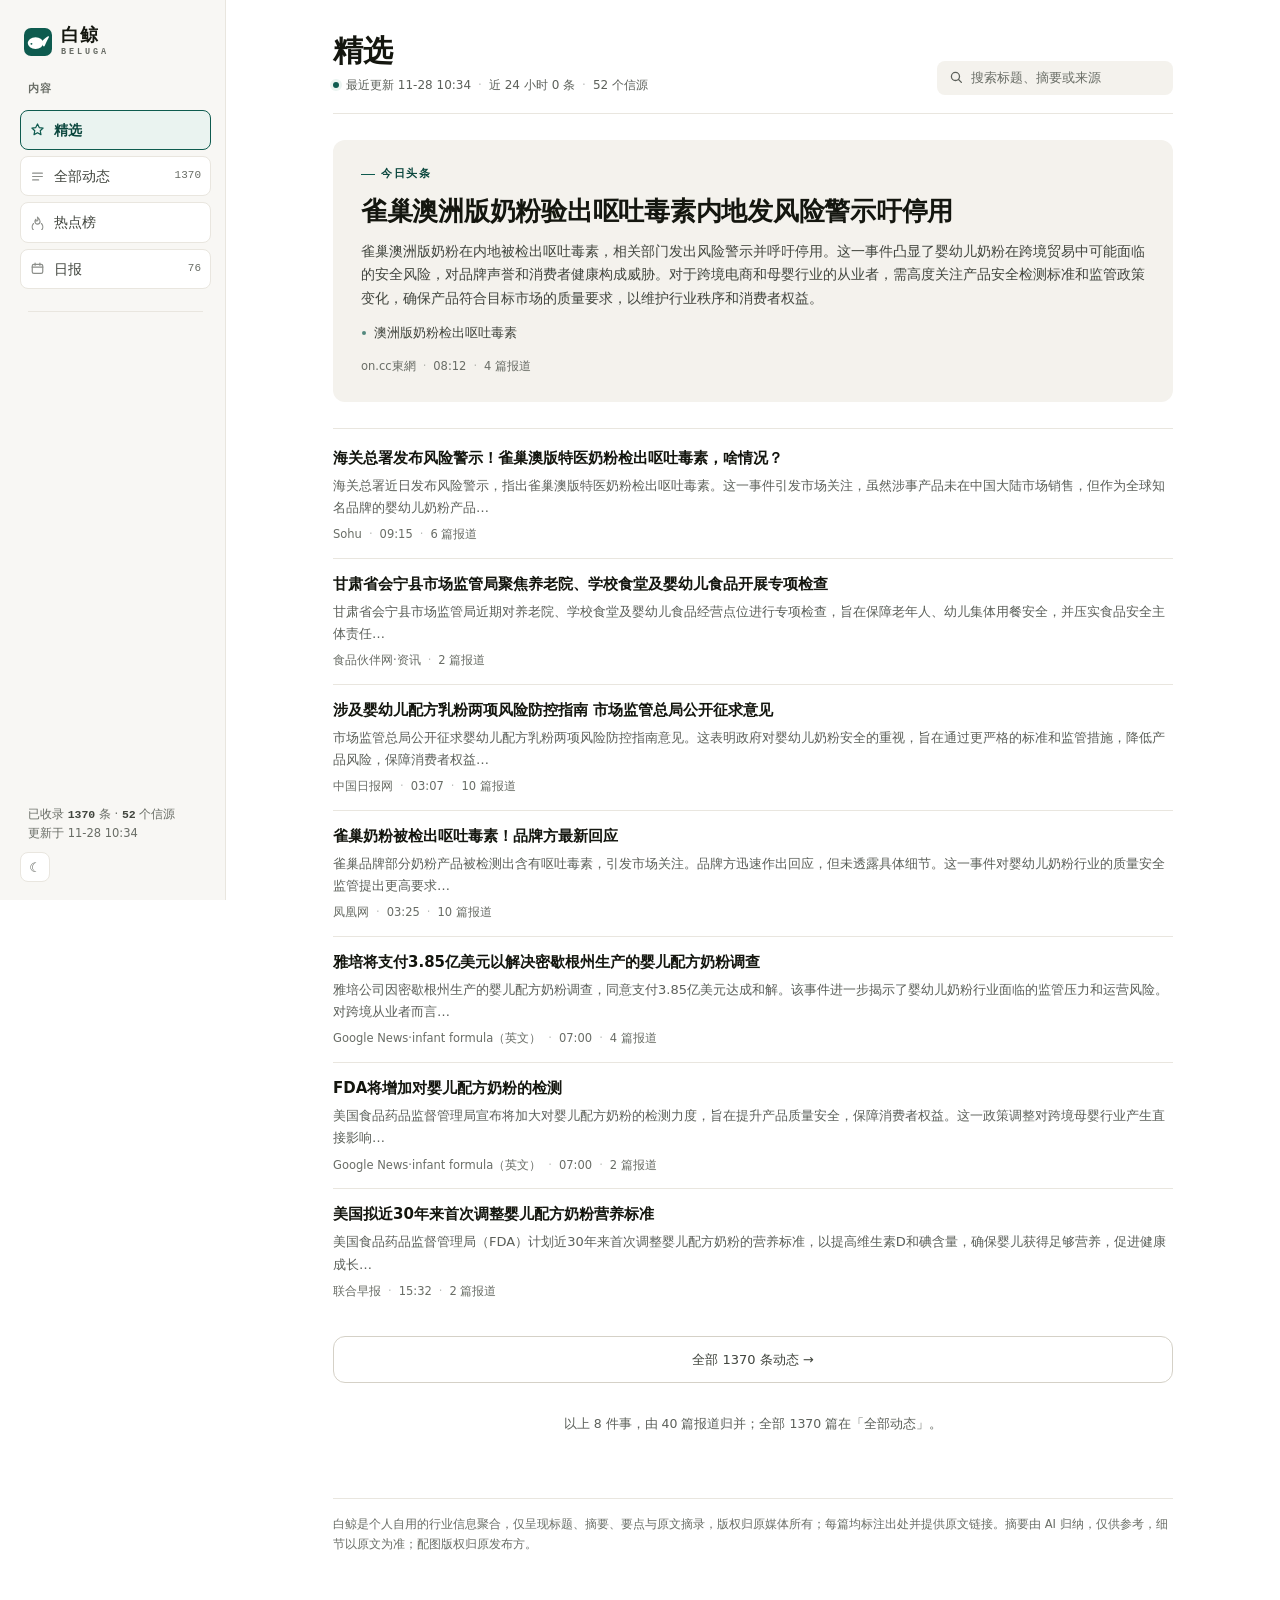
<file: index.html>
<!DOCTYPE html>
<html lang="zh-CN">
<head>
<meta charset="utf-8">
<meta name="viewport" content="width=device-width, initial-scale=1">
<!-- 个人聚合站，不希望被搜索引擎收录 -->
<meta name="robots" content="noindex, nofollow">
<meta name="color-scheme" content="light dark">
<meta name="description" content="跨境母婴与婴幼儿配方奶粉的行业情报雷达：监管通告、品牌动态、质量召回、供应链与跨境电商政策，每 4 小时自动更新。">
<title>白鲸 · 跨境母婴奶粉情报</title>
<link rel="icon" href="assets/favicon.svg" type="image/svg+xml">
<script>
/* 深色模式必须在样式计算之前定下来。app.js 在 body 末尾才执行，
   放那里会让暗色用户每次刷新都先看一帧白屏。 */
try {
  if (localStorage.getItem("milkradar-theme") === "dark") {
    document.documentElement.dataset.theme = "dark";
  }
} catch (e) {}
</script>
<link rel="stylesheet" href="assets/style.css">
</head>
<body>

<div class="shell">

  <!-- ==================== 左侧竖栏 ==================== -->
  <aside class="rail" id="rail">
    <a class="brand" href="./">
      <img class="mark" src="assets/logo.svg" alt="" width="28" height="28">
      <span class="brand-text">
        <span class="brand-cn">白鲸</span>
        <span class="brand-en">BELUGA</span>
      </span>
      <span class="brand-sub">跨境母婴 · 奶粉情报</span>
    </a>

    <!-- 手机报头右侧的深浅色开关。桌面端靠侧栏底部那个 #theme-btn，
         这个按钮在宽屏下 display:none，只有 ≤860px 才出现。 -->
    <button class="icon-btn theme-float" type="button" data-theme-toggle aria-label="切换深浅色" title="切换深浅色">☾</button>

    <div class="rail-group rail-nav">
      <div class="rail-label">内容</div>
      <button class="nav-item" type="button" data-view="pick">
        <svg viewBox="0 0 20 20" fill="none" stroke="currentColor" stroke-width="1.6" stroke-linejoin="round"><path d="M10 2.6 12.3 7.4l5.2.66-3.85 3.6.99 5.14L10 14.28l-4.64 2.52.99-5.14L2.5 8.06l5.2-.66Z"/></svg>
        精选
        <span class="n" id="n-pick"></span>
      </button>
      <button class="nav-item" type="button" data-view="all">
        <svg viewBox="0 0 20 20" fill="none" stroke="currentColor" stroke-width="1.6" stroke-linecap="round"><path d="M3.5 5.5h13M3.5 10h13M3.5 14.5h8"/></svg>
        全部动态
        <span class="n" id="n-all"></span>
      </button>
      <button class="nav-item" type="button" data-view="hot">
        <svg viewBox="0 0 20 20" fill="none" stroke="currentColor" stroke-width="1.6" stroke-linecap="round" stroke-linejoin="round"><path d="M10 2.8s3.4 3 3.4 6a3.4 3.4 0 0 1-6.8 0c0-1.2.5-2.2 1.1-3 0 1.4.7 2.2 1.5 2.2.9 0 1.4-.8 1.4-2 0-1.2-.6-2.4-.6-3.2Z"/><path d="M4.6 11.4a7 7 0 1 0 10.8 0"/></svg>
        热点榜
        <span class="n" id="n-hot"></span>
      </button>
      <button class="nav-item" type="button" data-view="daily">
        <svg viewBox="0 0 20 20" fill="none" stroke="currentColor" stroke-width="1.6" stroke-linecap="round" stroke-linejoin="round"><rect x="3" y="4.4" width="14" height="12.2" rx="2.2"/><path d="M3 8.2h14M6.8 2.9v2.9M13.2 2.9v2.9"/></svg>
        日报
        <span class="n" id="n-daily"></span>
      </button>
    </div>

    <div class="rail-sep"></div>

    <div class="rail-group" id="rail-cats">
      <div class="rail-label">分类</div>
      <div class="cat-list" id="cats"></div>
    </div>

    <div class="rail-foot">
      <div class="rail-stat" id="rail-stat"></div>
      <button class="icon-btn" id="theme-btn" type="button" data-theme-toggle aria-label="切换深浅色" title="切换深浅色">☾</button>
    </div>
  </aside>

  <!-- ==================== 内容区 ==================== -->
  <main class="main">
    <div class="inner">

      <!-- 第一层 · 状态：这一屏是什么时候的、有多少东西 -->
      <header class="hd">
        <div class="hd-main">
          <h1 class="h1" id="page-title">精选</h1>
          <p class="hd-s" id="live"></p>
        </div>
        <label class="searchbox">
          <svg viewBox="0 0 20 20" fill="none" stroke="currentColor" stroke-width="1.7" aria-hidden="true">
            <circle cx="8.6" cy="8.6" r="5.4"/><path d="M12.7 12.7 16.5 16.5" stroke-linecap="round"/>
          </svg>
          <input id="search" type="search" placeholder="搜索标题、摘要或来源" autocomplete="off" spellcheck="false" aria-label="搜索资讯">
        </label>
        <!-- 手机上搜索框默认收起，藏在这枚按钮后面：搜索是低频动作，
             常驻一整行会白白吃掉首屏四十多像素 -->
        <button class="search-mini" type="button" id="search-mini" aria-label="搜索" aria-expanded="false">
          <svg viewBox="0 0 20 20" fill="none" stroke="currentColor" stroke-width="1.7" aria-hidden="true">
            <circle cx="8.6" cy="8.6" r="5.4"/><path d="M12.7 12.7 16.5 16.5" stroke-linecap="round"/>
          </svg>
        </button>
      </header>

      <!-- 第二层 · 判断：一个头条 + 四条要闻（仅精选页） -->
      <div class="board" id="board" hidden></div>

      <!-- 分类筛选：只在「全部动态」出现。手机上侧栏收成顶栏、分类行让位给它，
           所以这一行在窄屏是唯一的筛选入口；桌面和侧栏共用同一份 state.tag，
           点哪边都同步。 -->
      <div class="filters" id="filters" hidden></div>

      <!-- 第三层 · 记录：时间脊 + 条目 -->
      <div id="view" aria-live="polite"></div>

      <p id="status" class="status">正在读取数据…</p>
      <button id="more-btn" class="more-btn" type="button" hidden>加载更多</button>

      <footer class="site-footer">
        <p>白鲸是个人自用的行业信息聚合，仅呈现标题、摘要、要点与原文摘录，版权归原媒体所有；每篇均标注出处并提供原文链接。摘要由 AI 归纳，仅供参考，细节以原文为准；配图版权归原发布方。</p>
      </footer>

    </div>
  </main>
</div>

<script src="assets/feed-data.js"></script>
<script src="assets/app.js"></script>
</body>
</html>
</file>
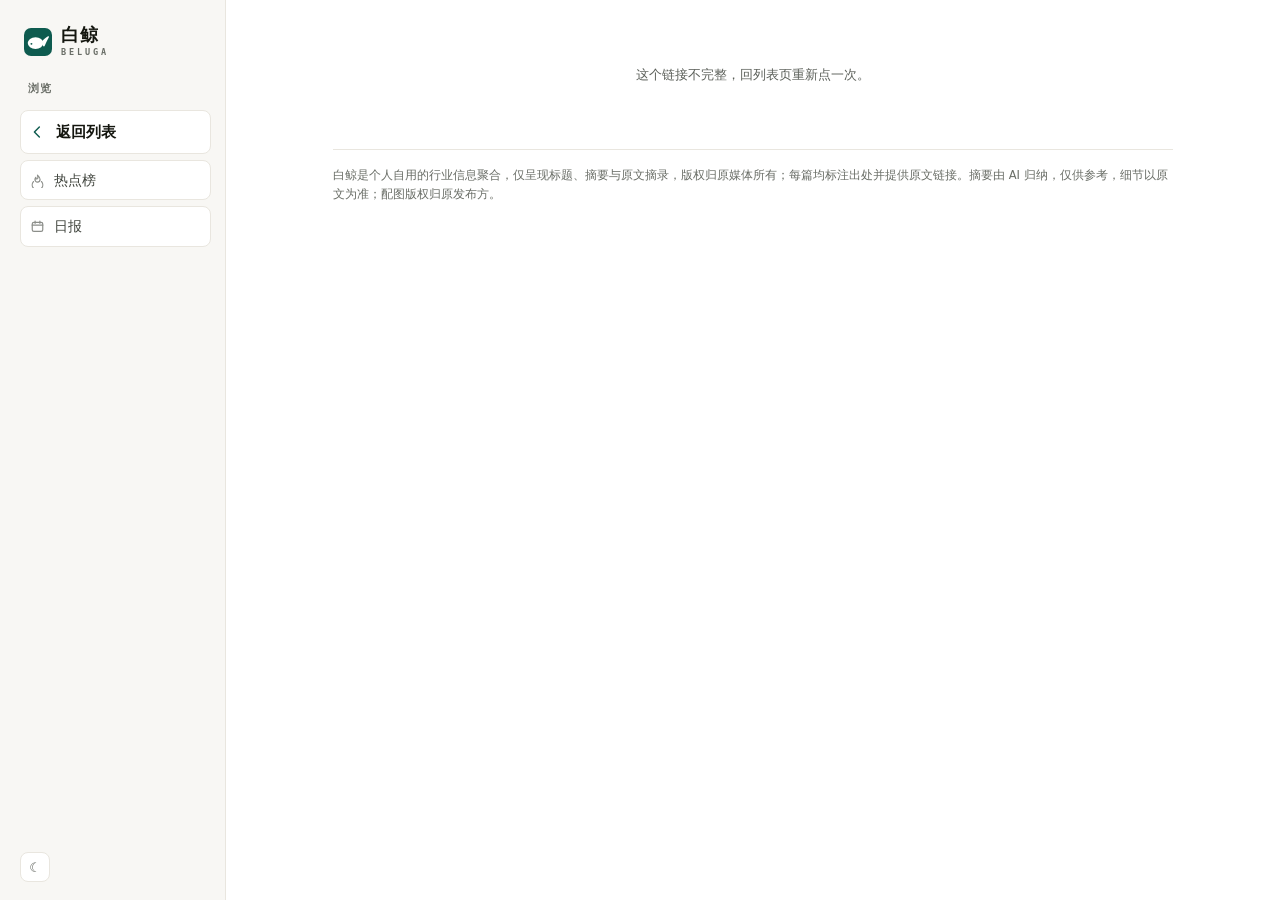
<file: article.html>
<!DOCTYPE html>
<html lang="zh-CN">
<head>
<meta charset="utf-8">
<meta name="viewport" content="width=device-width, initial-scale=1">
<meta name="robots" content="noindex, nofollow">
<meta name="color-scheme" content="light dark">
<title>白鲸 · 跨境母婴奶粉情报</title>
<link rel="icon" href="assets/favicon.svg" type="image/svg+xml">
<script>
/* 深色模式必须在样式计算之前定下来。app.js 在 body 末尾才执行，
   放那里会让暗色用户每次刷新都先看一帧白屏。 */
try {
  if (localStorage.getItem("milkradar-theme") === "dark") {
    document.documentElement.dataset.theme = "dark";
  }
} catch (e) {}
</script>
<link rel="stylesheet" href="assets/style.css">
</head>
<body>

<div class="shell">

  <aside class="rail">
    <a class="brand" href="./">
      <img class="mark" src="assets/logo.svg" alt="" width="27" height="27">
      <span class="brand-text">
        <span class="brand-cn">白鲸</span>
        <span class="brand-en">BELUGA</span>
      </span>
      <span class="brand-sub">跨境母婴 · 奶粉情报</span>
    </a>

    <!-- 手机报头右侧的深浅色开关（宽屏下隐藏，桌面用侧栏底部那个） -->
    <button class="icon-btn theme-float" type="button" data-theme-toggle aria-label="切换深浅色" title="切换深浅色">☾</button>

    <div class="rail-group rail-nav">
      <div class="rail-label">浏览</div>
      <a class="nav-item nav-back" href="./">
        <svg viewBox="0 0 20 20" fill="none" stroke="currentColor" stroke-width="1.6" stroke-linecap="round" stroke-linejoin="round"><path d="M11.5 4.5 6 10l5.5 5.5"/></svg>
        返回列表
      </a>
      <a class="nav-item" href="./?view=hot">
        <svg viewBox="0 0 20 20" fill="none" stroke="currentColor" stroke-width="1.6" stroke-linecap="round" stroke-linejoin="round"><path d="M10 2.8s3.4 3 3.4 6a3.4 3.4 0 0 1-6.8 0c0-1.2.5-2.2 1.1-3 0 1.4.7 2.2 1.5 2.2.9 0 1.4-.8 1.4-2 0-1.2-.6-2.4-.6-3.2Z"/><path d="M4.6 11.4a7 7 0 1 0 10.8 0"/></svg>
        热点榜
      </a>
      <a class="nav-item" href="./?view=daily">
        <svg viewBox="0 0 20 20" fill="none" stroke="currentColor" stroke-width="1.6" stroke-linecap="round" stroke-linejoin="round"><rect x="3" y="4.4" width="14" height="12.2" rx="2.2"/><path d="M3 8.2h14M6.8 2.9v2.9M13.2 2.9v2.9"/></svg>
        日报
      </a>
    </div>


    <div class="rail-foot">
      <button class="icon-btn" id="theme-btn" type="button" data-theme-toggle aria-label="切换深浅色" title="切换深浅色">☾</button>
    </div>
  </aside>

  <main class="main">
    <div class="inner">
      <article class="article" id="article" hidden>
        <div class="article-meta" id="a-meta"></div>
        <h1 id="a-title"></h1>
        <p class="article-title-en" id="a-title-en" hidden></p>

        <figure class="hero-img" id="a-hero" hidden>
          <img id="a-hero-img" alt="" referrerpolicy="no-referrer">
          <figcaption id="a-hero-cap"></figcaption>
        </figure>

        <div class="rule"></div>

        <section id="a-ai" hidden>
          <div class="section-label">AI 速览<span class="label-tag" id="a-ai-tag" hidden></span></div>
          <div class="ai-box" id="a-summary"></div>
          <ul class="ai-points" id="a-points" hidden></ul>
        </section>

        <section id="a-body-wrap" hidden>
          <div class="section-label" style="margin-top:26px">原文摘录</div>
          <div class="body-text" id="a-body"></div>
          <p class="body-note" id="a-body-note">以上为原文关键段落摘录，用于快速判断是否值得深读；完整内容请点下方原文按钮。</p>
        </section>

        <section id="a-timeline" hidden>
          <div class="section-label" style="margin-top:26px">事件脉络<span class="label-hint">同一分类的近期进展</span></div>
          <ol class="timeline-list" id="a-timeline-list"></ol>
        </section>

        <section id="a-facts-wrap" hidden>
          <div class="section-label" style="margin-top:26px">原文信息</div>
          <dl class="facts" id="a-facts"></dl>
        </section>

        <div class="rule"></div>

        <div class="origin" id="a-origin-box">
          <div class="origin-text" id="a-origin-text">出处 · 原媒体</div>
          <a class="btn-primary" id="a-origin" href="#" target="_blank" rel="noopener noreferrer">阅读原文 ↗</a>
        </div>
      </article>

      <p id="status" class="status">正在读取文章…</p>

      <section class="extend" id="related" hidden>
        <div class="section-label">相关阅读</div>
        <div id="related-list"></div>
      </section>

      <section class="extend" id="extend" hidden>
        <div class="section-label" id="extend-label">延伸阅读</div>
        <div class="extend-list" id="extend-list"></div>
      </section>

      <footer class="site-footer">
        <p>白鲸是个人自用的行业信息聚合，仅呈现标题、摘要与原文摘录，版权归原媒体所有；每篇均标注出处并提供原文链接。摘要由 AI 归纳，仅供参考，细节以原文为准；配图版权归原发布方。</p>
      </footer>
    </div>
  </main>
</div>

<script src="assets/feed-data.js"></script>
<script src="assets/article.js"></script>
</body>
</html>
</file>
<file: assets/style.css>
/* ============================================================
   白鲸 · BELUGA
   ------------------------------------------------------------
   版式：左侧固定竖栏 + 右侧内容区。内容区自上而下三层——
     状态层（更新时间 / 今日条数 / 信源）
     判断层（一个头条 + 四条要闻，仅精选页）
     记录层（时间脊 + 条目）
   取向：白纸底、无卡片边框、靠留白与字阶做层级，不用阴影堆装饰。
   时间不是装饰，是骨架：左侧 60px 是页边注（日期数字挂在上面，
   每条的时刻挂在每一行），轴心线只提示顺序，同一分钟涌进多条时
   才点一个实心节点——那个点是"事件"，不是圆点阵。
   ============================================================ */

:root {
  --bg: #ffffff;
  --rail: #f8f7f4;
  --surface: #ffffff;
  --surface-2: #f4f2ed;
  --surface-3: #eeece6;
  --ink: #14160f;
  --ink-2: #41453e;
  /* 次级文字也要过 WCAG AA 4.5:1。原来 --muted #83877f 在纸底上只有 3.27、
     --faint #a8aca4 只有 2.06，摘要和时间戳看着"发虚"，是真实的读不清，
     不只是审美问题。这里压深一档，最低 4.72（--faint 在 --surface-2 上）。 */
  --muted: #5c605a;   /* 5.73 : 1 on #f4f2ed */
  --faint: #696d66;   /* 4.72 : 1 on #f4f2ed */
  --line: #e9e6df;
  --line-strong: #d5d1c7;
  --accent: #0e5b4f;
  --accent-ink: #0a463d;
  --accent-soft: #eaf3f0;
  --flag: #b4472f;
  --flag-soft: #fbeeea;
  /* 主题插画的纸底色（与 assets/topic/*.svg 的底色一致），contain 留白靠它衔接 */
  --paper-figure: #f1e8db;

  /* 分类色板：同一明度、同一饱和度区间，逐个看有区分，铺开看是一套。
     用法是「圆点 + 极淡底」，不拿来做大面积填充，否则页面就花了。 */
  --c-brand: #b8873b;      /* 品牌动态 · 琥珀 */
  --c-market: #45597b;     /* 市场数据 · 靛蓝 */
  --c-safety: #b4472f;     /* 质量安全 · 砖红 */
  --c-supply: #6b7c3f;     /* 供应链 · 橄榄 */
  --c-cross: #2f7d7a;      /* 跨境电商 · 青瓷 */
  --c-policy: #6b5b7b;     /* 政策法规 · 紫灰 */
  --c-global: #4a6b8a;     /* 海外动态 · 蓝灰 */
  --c-industry: #7a7f78;   /* 行业动态 · 麻灰 */
  --gold: #b8873b;

  --radius: 12px;
  --radius-sm: 8px;
  --rail-w: 226px;
  /* 840 不是随手挑的：中文摘要 13.5px 时一行约 40 字，超过 40 字眼睛开始漂。
     902px 让每行到了 55 字，读三行就想跳。 */
  --content-w: 840px;
  /* 左侧页边注宽度。日期数字、时刻、轴心线都挂在这一栏里 */
  --gutter: 60px;
  --shadow-sm: 0 1px 2px rgba(20, 22, 15, .05);
  --shadow: 0 1px 2px rgba(20, 22, 15, .05), 0 10px 28px -20px rgba(20, 22, 15, .28);

  --font: "PingFang SC", "Hiragino Sans GB", "Noto Sans SC", "Source Han Sans SC",
    "Microsoft YaHei UI", "Microsoft YaHei", system-ui, -apple-system, "Segoe UI", sans-serif;
  --font-num: ui-monospace, "SF Mono", "JetBrains Mono", Menlo, Consolas, monospace;
}

[data-theme="dark"] {
  --bg: #111413;
  --rail: #141716;
  --surface: #191d1b;
  --surface-2: #1d2220;
  --surface-3: #262b29;
  --ink: #eceee9;
  --ink-2: #c2c6bf;
  --muted: #a3a89f;   /* 7.30 : 1 on #111413，暗底上要更亮才读得清 */
  --faint: #8b908a;   /* 5.44 : 1 on #111413 */
  --line: #2c322f;
  --line-strong: #3f4642;
  --accent: #4fd1b8;
  --accent-ink: #6fe0c9;
  --accent-soft: #16302c;
  --flag: #e0705a;
  --flag-soft: #2e1e1a;
  /* 暗色下统一提亮一档，保持同样的色相识别度 */
  --c-brand: #d9a75f;
  --c-market: #8fa3c2;
  --c-safety: #e0705a;
  --c-supply: #a3b46b;
  --c-cross: #5fb8b2;
  --c-policy: #a294b5;
  --c-global: #7f9cbb;
  --c-industry: #9aa098;
  --gold: #d9a75f;
  --shadow-sm: 0 1px 2px rgba(0, 0, 0, .5);
  --shadow: 0 1px 2px rgba(0, 0, 0, .5), 0 12px 32px -22px rgba(0, 0, 0, .9);
}

* { box-sizing: border-box; }
html { -webkit-text-size-adjust: 100%; scroll-behavior: smooth; }

body {
  margin: 0;
  background: var(--bg);
  color: var(--ink);
  font-family: var(--font);
  font-size: 14px;
  line-height: 1.62;
  -webkit-font-smoothing: antialiased;
}

a { color: inherit; text-decoration: none; }
img, svg { display: block; max-width: 100%; }
button { font: inherit; color: inherit; }
button[hidden], [hidden] { display: none !important; }

::selection { background: var(--accent-soft); }

/* ---------------------------------------------------------- 骨架：左栏 + 内容 */

.shell {
  display: grid;
  grid-template-columns: var(--rail-w) minmax(0, 1fr);
  min-height: 100vh;
}

/* ---------------------------------------------------------- 左栏 */

.rail {
  position: sticky;
  top: 0;
  height: 100vh;
  display: flex;
  flex-direction: column;
  gap: 20px;
  padding: 24px 14px 18px 20px;
  background: var(--rail);
  border-right: 1px solid var(--line);
  overflow-y: auto;
  overscroll-behavior: contain;
}

.rail::-webkit-scrollbar { width: 6px; }
.rail::-webkit-scrollbar-thumb { background: var(--line-strong); border-radius: 3px; }

.brand {
  display: flex;
  align-items: center;
  gap: 9px;
  padding: 2px 4px 2px;
}
.brand .mark { width: 28px; height: 28px; flex: none; }
.brand-text { display: flex; flex-direction: column; line-height: 1.1; min-width: 0; }
/* 中文名用字距 + 字重做区分度，英文名压到极小、字距拉到很大，
   两行一粗一细、一密一疏，比单纯放大字号更像一个标识 */
.brand-cn {
  font-size: 17.5px;
  font-weight: 800;
  letter-spacing: .055em;
  color: var(--ink);
}
.brand-en {
  margin-top: 3px;
  font-size: 8.5px;
  font-weight: 600;
  letter-spacing: .34em;
  text-transform: uppercase;
  color: var(--faint);
  font-family: var(--font-num);
}
/* 只在手机报头上出现的一行定位语，桌面侧栏太窄放不下 */
.brand-sub { display: none; }

.rail-group { display: flex; flex-direction: column; gap: 2px; }
/* 主导航是四个独立的框，挨得太紧会连成一条 */
.rail-nav { gap: 6px; }
/* flex 会盖住 hidden 属性，得显式收一次：精选视图要把"分类"整块藏掉 */
.rail-group[hidden] { display: none; }
.rail-label {
  font-size: 10.5px;
  letter-spacing: .14em;
  color: var(--faint);
  padding: 0 8px 7px;
  font-weight: 600;
  text-transform: uppercase;
}

/* 导航：四个主栏目做成带框的一级入口。
   原来只是四行灰字，跟下面的分类、跟正文里的普通链接长得一模一样，
   读者一眼看不出"这是在四屏之间切"。套上框之后，它是一组主入口，
   分类退成里面的筛选，层级一眼分得开。
   原先那条"左侧 2px 竖条"的选中标记撤掉——有边框之后它是第二套标记。 */
.nav-item {
  position: relative;
  display: flex;
  align-items: center;
  gap: 9px;
  padding: 8px 9px;
  border: 1px solid var(--line);
  border-radius: 8px;
  color: var(--ink-2);
  font-size: 13.8px;
  background: var(--surface);
  cursor: pointer;
  text-align: left;
  width: 100%;
  transition: background .13s, border-color .13s, color .13s;
}
.nav-item svg { width: 15px; height: 15px; flex: none; opacity: .6; }
.nav-item:hover { background: var(--surface-2); border-color: var(--line-strong); color: var(--ink); }
.nav-item[aria-current="true"] {
  background: var(--accent-soft);
  border-color: var(--accent);
  color: var(--accent-ink);
  font-weight: 600;
}
.nav-item[aria-current="true"] svg { opacity: 1; color: var(--accent); }
.nav-item .n {
  margin-left: auto;
  font-size: 11px;
  color: var(--faint);
  font-family: var(--font-num);
}

/* 详情页里的"返回列表"是这一页唯一的主操作，比"热点榜/日报"这类跳转重一档：
   字大一号、加粗、箭头用强调色。读者从列表点进来，最先要能一眼找到退路。 */
.nav-back {
  padding: 9px 8px;
  font-size: 15px;
  font-weight: 600;
  color: var(--ink);
}
.nav-back svg {
  width: 18px;
  height: 18px;
  color: var(--accent);
  opacity: 1;
}
.nav-back:hover { background: var(--surface-3); color: var(--ink); }

.rail-sep { height: 1px; background: var(--line); margin: 2px 8px; }

/* 分类：名字 + 计数 + 一条按占比伸缩的细条。
   八个数字没有共同量纲，读完不知道今天哪类变多；细条把同一个总数画了八次，
   扫一眼就能看出重心。 */
.cat-list { display: flex; flex-direction: column; gap: 3px; }
.cat-item {
  position: relative;
  display: grid;
  grid-template-columns: minmax(0, 1fr) auto;
  align-items: center;
  padding: 5px 8px 6px;
  border-radius: 6px;
  font-size: 13px;
  color: var(--ink-2);
  background: none;
  border: 0;
  cursor: pointer;
  text-align: left;
  width: 100%;
  transition: background .13s, color .13s;
}
.cat-item:hover { background: var(--surface-3); color: var(--ink); }
.cat-item[aria-current="true"] { color: var(--ink); font-weight: 600; background: var(--surface-2); }
.cat-item[aria-current="true"]::before {
  content: "";
  position: absolute;
  left: 0;
  top: 6px;
  bottom: 6px;
  width: 2px;
  border-radius: 2px;
  background: var(--dot, var(--accent));
}

.cat-row { display: flex; align-items: center; gap: 7px; min-width: 0; }
.cat-dot {
  width: 5px;
  height: 5px;
  border-radius: 50%;
  flex: none;
  background: var(--dot, var(--line-strong));
  opacity: .85;
}
.cat-item .n {
  font-size: 11px;
  color: var(--faint);
  font-family: var(--font-num);
  padding-left: 8px;
}
.cat-bar {
  grid-column: 1 / -1;
  height: 2px;
  margin-top: 5px;
  background: var(--surface-3);
  border-radius: 2px;
  overflow: hidden;
}
.cat-bar i {
  display: block;
  height: 100%;
  background: var(--dot, var(--accent));
  opacity: .62;
  border-radius: 2px;
}

/* 每个分类一个色：八条规则比在 JS 里写内联样式更好维护，
   也保证"同一个分类在主列表、侧栏、标签处永远是同一个颜色" */
.cat-item[data-tag="品牌动态"] { --dot: var(--c-brand); }
.cat-item[data-tag="市场数据"] { --dot: var(--c-market); }
.cat-item[data-tag="质量安全"] { --dot: var(--c-safety); }
.cat-item[data-tag="供应链"]   { --dot: var(--c-supply); }
.cat-item[data-tag="跨境电商"] { --dot: var(--c-cross); }
.cat-item[data-tag="政策法规"] { --dot: var(--c-policy); }
.cat-item[data-tag="海外动态"] { --dot: var(--c-global); }
.cat-item[data-tag="行业动态"] { --dot: var(--c-industry); }

.rail-foot { margin-top: auto; display: flex; flex-direction: column; gap: 8px; padding-top: 12px; }
.rail-stat {
  font-size: 11.5px;
  color: var(--faint);
  line-height: 1.7;
  padding: 0 8px;
}
.rail-stat b { color: var(--ink-2); font-weight: 600; font-family: var(--font-num); }

.icon-btn {
  /* 必须自己定位：下面的 ::after 用 inset:-6px 撑热区，
     一旦按钮不是定位元素，伪元素会挂到最近的定位祖先（.rail 是 sticky）
     上，铺满整条侧栏——点导航、点分类、点空白全被它吃掉，变成切深浅色。 */
  position: relative;
  width: 30px;
  height: 30px;
  display: grid;
  place-items: center;
  border-radius: 8px;
  border: 1px solid var(--line);
  background: var(--surface);
  color: var(--muted);
  cursor: pointer;
  font-size: 13px;
  line-height: 1;
}
.icon-btn:hover { color: var(--ink); border-color: var(--line-strong); }

/* 触控热区外扩：视觉一点不变，可点范围变大。
   这几枚按钮本体只有 30–34px，拇指很难按准（HIG 建议 ≥44px），
   用透明伪元素把热区撑出来，布局零影响。 */
.icon-btn::after, .search-mini::after {
  content: "";
  position: absolute;
  inset: -6px;
  border-radius: inherit;
}
/* 分类胶囊在横滑行里彼此只隔 4px，外扩 6px 会互相压住造成误触，只扩 3px */
.cat-item::after {
  content: "";
  position: absolute;
  inset: -3px;
}

/* ---------------------------------------------------------- 内容区 */

.main { min-width: 0; padding: 34px 44px 70px; }
.inner { max-width: var(--content-w); margin: 0 auto; }

/* ---------------------------------------------------------- 第一层 · 状态 */

.hd {
  display: flex;
  align-items: flex-end;
  gap: 20px;
  padding-bottom: 18px;
  border-bottom: 1px solid var(--line);
}
.hd-main { min-width: 0; }
.h1 { margin: 0; font-size: 30px; font-weight: 700; letter-spacing: -.01em; line-height: 1.15; }

/* 页头那行小字。原来这里是"跨境奶粉的每一次变动，都在这里"——
   一句口号占了最贵的位置，却没说任何事实。现在是三个可核对的数据。 */
.hd-s {
  margin: 7px 0 0;
  font-size: 12px;
  color: var(--muted);
  display: flex;
  align-items: center;
  gap: 7px;
  flex-wrap: wrap;
}
.hd-s .d { opacity: .4; }
.hd-s .warn { color: var(--flag); }
/* 这个点是"数据在走"，不是报警。用主色，红色留给真正需要警觉的数字 */
.live {
  width: 6px;
  height: 6px;
  border-radius: 50%;
  background: var(--accent);
  flex: none;
  box-shadow: 0 0 0 3px var(--accent-soft);
}

.searchbox {
  margin-left: auto;
  display: flex;
  align-items: center;
  gap: 7px;
  height: 34px;
  padding: 0 11px;
  width: 236px;
  background: var(--surface-2);
  border: 1px solid transparent;
  border-radius: 8px;
  color: var(--muted);
  flex: none;
}
.searchbox:focus-within { background: var(--surface); border-color: var(--line-strong); }
.searchbox svg { width: 15px; height: 15px; flex: none; }
.searchbox input {
  border: 0;
  outline: 0;
  background: none;
  color: var(--ink);
  font-size: 13px;
  width: 100%;
  min-width: 0;
  padding: 0;
}
.searchbox input::placeholder { color: var(--faint); }

/* 手机上用的搜索开关，桌面端常驻搜索框，这枚按钮不出现 */
.search-mini { display: none; }

/* ---------------------------------------------------------- 第二层 · 判断 */

.board { margin-top: 26px; }

/* 头条是纯排版：不配图。抓来的图里海报和栏目封面太多，一旦挑错，
   最显眼的位置就成了一块跟全站灰绿纸色打架的彩色牌子。
   没有图，标题就得自己扛住版面——所以它比下面所有标题都大一档。 */
.lead {
  background: var(--surface-2);
  border-radius: var(--radius);
  padding: 26px 28px;
}
/* 暗色下纸块和背景只差几个明度，全靠一条顶部内高光把它托起来，
   否则整块会像浮着的灰雾 */
[data-theme="dark"] .lead { box-shadow: inset 0 1px 0 rgba(255, 255, 255, .055); }
.lead-txt { min-width: 0; }

.kick {
  display: flex;
  align-items: center;
  gap: 6px;
  font-family: var(--font-num);
  font-size: 10.5px;
  letter-spacing: .16em;
  color: var(--accent-ink);
  font-weight: 600;
}
.kick::before { content: ""; width: 14px; height: 1px; background: var(--accent); }

.lead h2 {
  margin: 11px 0 0;
  font-size: 26px;
  line-height: 1.38;
  font-weight: 700;
  letter-spacing: -.01em;
}
.lead h2 a:hover { color: var(--accent-ink); }
.lead p { margin: 10px 0 0; font-size: 13.5px; line-height: 1.75; color: var(--ink-2); }
.lead ul {
  margin: 12px 0 0;
  padding: 0;
  list-style: none;
  display: flex;
  flex-direction: column;
  gap: 5px;
}
.lead li {
  position: relative;
  padding-left: 13px;
  font-size: 12.8px;
  line-height: 1.6;
  color: var(--ink-2);
}
.lead li::before {
  content: "";
  position: absolute;
  left: 1px;
  top: 8px;
  width: 4px;
  height: 4px;
  border-radius: 50%;
  background: var(--accent);
  opacity: .7;
}
.lead-f {
  margin-top: 14px;
  font-size: 11.5px;
  color: var(--faint);
  display: flex;
  gap: 7px;
  align-items: center;
  flex-wrap: wrap;
}
.lead-f .d { opacity: .45; }

/* 四条要闻：一行一条，带 01–04 编号。它们比记录层"重"，
   重的方式不是加框，是把字号、留白、行距拉开 */
.briefs { margin: 0; padding: 0; list-style: none; }
.br {
  display: flex;
  align-items: flex-start;
  gap: 14px;
  padding: 13px 2px;
  border-bottom: 1px solid var(--line);
}
.br-x { min-width: 0; flex: 1; }
.br .no {
  width: 20px;
  flex: none;
  font-family: var(--font-num);
  font-size: 11.5px;
  color: var(--faint);
  padding-top: 3px;
}
.br h3 { margin: 0; font-size: 15px; font-weight: 600; line-height: 1.5; }
.br h3 a:hover { color: var(--accent-ink); }
.br .bm {
  margin-top: 4px;
  font-size: 11.5px;
  color: var(--faint);
  display: flex;
  gap: 7px;
  align-items: center;
  flex-wrap: wrap;
}
.br .bm .d { opacity: .45; }
.br .ht {
  margin-left: auto;
  flex: none;
  font-family: var(--font-num);
  font-size: 11.5px;
  color: var(--muted);
  padding-top: 3px;
}

/* 精选页开头那句话：21 篇报道归成 13 件事。
   全站唯一会提"重复"的地方，所以给它一点存在感——左侧一道竖线，
   读起来像编者按，不像又一行统计数字。 */
.pick-sum {
  margin: 0 0 14px;
  padding: 2px 0 2px 12px;
  border-left: 2px solid var(--line-strong);
  font-size: 12.5px;
  line-height: 1.75;
  color: var(--muted);
}

/* 精选的清单：一行一条，不编号也不给热度——它比要闻"轻"，
   要闻是要读的，这里是可以略过的。标题比记录层大一点，
   因为精选里每一条都是挑出来的，不该跟流水账一个字号。 */
.picks { margin-top: 26px; }
/* 不分板块之后，清单直接接在头条下面，靠这条细线断开两段：
   上面是要读的一条，下面是"今天还有这几件"。 */
.picks--flat { border-top: 1px solid var(--line); padding-top: 4px; }
.pick-list { margin: 0; padding: 0; list-style: none; }
.pk { padding: 14px 0; border-bottom: 1px solid var(--line); }
.pk:last-child { border-bottom: 0; }
.pk h3 { margin: 0; font-size: 15px; font-weight: 600; line-height: 1.55; }
.pk h3 a:hover { color: var(--accent-ink); }
/* 一句话摘要：精选能直接读，全部动态那边是标题流水。
   这是两页"点开不一样"的关键，别撤掉。 */
.pk-sum {
  margin: 5px 0 0;
  font-size: 13px;
  line-height: 1.7;
  color: var(--muted);
}
.pk .pm {
  margin-top: 6px;
  font-size: 11.5px;
  color: var(--faint);
  display: flex;
  gap: 7px;
  align-items: center;
  flex-wrap: wrap;
}
.pk .pm .d { opacity: .45; }

/* 精选到这儿就结束了，得有一条明显的路通向完整列表，
   否则读者会以为"精选只有这些"。 */
.to-all {
  display: block;
  width: 100%;
  margin: 22px 0 4px;
  padding: 12px 14px;
  border: 1px solid var(--line-strong);
  border-radius: var(--radius);
  background: none;
  color: var(--ink-2);
  font-family: inherit;
  font-size: 13px;
  cursor: pointer;
  transition: border-color .18s, color .18s;
}
.to-all:hover { border-color: var(--accent); color: var(--accent-ink); }

/* ---------------------------------------------------------- 分类筛选条 */

/* 只在「全部动态」出现。手机上侧栏的分类那一行让它顶掉了，窄屏这一条
   就是唯一的分类入口；桌面和侧栏共用同一个 state.tag，点哪边都同步。 */
.filters {
  display: flex;
  flex-wrap: wrap;
  gap: 6px;
  margin-top: 20px;
}
/* display:flex 会盖掉 hidden 的默认 display:none，必须显式收回 */
.filters[hidden] { display: none; }

.fchip {
  display: inline-flex;
  align-items: center;
  gap: 6px;
  height: 30px;
  /* 内边距和间距各收 1px：这一行能多塞进一个是一个。
     桌面容器 717px 装不下九个，但少掉一个就意味着第二行不至于只剩一项。 */
  padding: 0 11px;
  border-radius: 999px;
  border: 1px solid var(--line);
  background: var(--surface);
  font-size: 12.5px;
  color: var(--ink-2);
  white-space: nowrap;
  -webkit-tap-highlight-color: transparent;
  transition: background .13s, border-color .13s, color .13s;
}
.fchip b {
  font-family: var(--font-num);
  font-size: 10.5px;
  font-weight: 500;
  color: var(--faint);
  font-variant-numeric: tabular-nums;
}
.fchip:hover { border-color: var(--line-strong); color: var(--ink); }
/* 选中态是"反相"而不是加色：一屏只有一枚深色药丸，位置就是"你现在在哪" */
.fchip[aria-current="true"] {
  background: var(--ink);
  border-color: var(--ink);
  color: var(--bg);
}
.fchip[aria-current="true"] b { color: var(--bg); opacity: .55; }

/* ---------------------------------------------------------- 第三层 · 记录 */

/* 章节头：日期数字挂在左侧页边注上。
   原来"10 月 26 日"整串在右边、左栏空着，才出现 74px 的错位；
   现在左栏从上到下没有空白，那 60px 就成了"悬挂缩进"，不再是对不齐。 */
.day {
  display: grid;
  grid-template-columns: var(--gutter) minmax(0, 1fr);
  align-items: end;
  margin: 40px 0 10px;
}
.day:first-child { margin-top: 30px; }

.day-n { text-align: right; padding-right: 15px; line-height: 1; }
.day-n em {
  display: block;
  font-style: normal;
  font-size: 10px;
  letter-spacing: .1em;
  color: var(--faint);
  margin-bottom: 4px;
}
.day-n b {
  font-family: var(--font-num);
  font-size: 25px;
  font-weight: 600;
  letter-spacing: -.03em;
}
.day-t { display: flex; align-items: baseline; gap: 9px; padding: 0 0 3px 18px; min-width: 0; }
.day-t b { font-size: 14.5px; font-weight: 700; letter-spacing: -.01em; }
.day-t span {
  font-size: 11.5px;
  color: var(--faint);
  font-family: var(--font-num);
  white-space: nowrap;
}
/* 细线从文字拉到版心右边缘，章节头才有"章"的感觉 */
.day-t::after {
  content: "";
  flex: 1;
  height: 1px;
  margin-left: 4px;
  align-self: center;
  background: linear-gradient(90deg, var(--line-strong), var(--line) 50%, transparent);
}

/* 每条是一张独立的卡片，卡片之间留 10px：间距靠留白给，不靠分隔线——
   一屏十几条横线，读起来像表格。时间脊的竖线仍然连续，它才是把一天
   串起来的那根轴。 */
.it {
  display: grid;
  grid-template-columns: var(--gutter) minmax(0, 1fr);
  position: relative;
  padding-bottom: 10px;
}
/* 轴心线：一条 1px，只提示顺序。不画每行的空心圆点——
   300 条动态配 300 个点，每个点都没有语义，就只剩噪声 */
.it::before {
  content: "";
  position: absolute;
  left: calc(var(--gutter) - 1px);
  top: 0;
  bottom: 0;
  width: 1px;
  background: var(--line-strong);
  opacity: .5;
}
.it:last-child::before { bottom: auto; height: 46px; }

.it-t {
  position: relative;
  text-align: right;
  padding: 16px 15px 0 0;
  font-family: var(--font-num);
  font-size: 13px;
  color: var(--muted);
  font-variant-numeric: tabular-nums;
  letter-spacing: -.02em;
}
.it-t small { display: block; font-size: 9.5px; color: var(--faint); letter-spacing: 0; margin-top: 1px; }
/* 只知道哪一天（源没给时刻）：时间位写 "10-27"。
   字比时刻略小、颜色略淡，不用一行说明去解释"为什么没有时分"。 */
.it-t--day {
  font-size: 11px;
  letter-spacing: -.03em;
  color: var(--faint);
  white-space: nowrap;
}

/* 同一分钟 ≥2 条：脊上出现一个实心节点。
   它表示"这一刻涌进来一批"，是时间轴上唯一有情报价值的位置 */
.it--batch::after {
  content: "";
  position: absolute;
  left: calc(var(--gutter) - 5px);
  top: 20px;
  width: 7px;
  height: 7px;
  border-radius: 50%;
  background: var(--accent);
  box-shadow: 0 0 0 3px var(--bg);
}
/* 同一批的后续条目：卡片间隙收到 5px，读成"同一时刻的一组"。
   不再压缩卡片内边距——那会让同组里的标题高低不齐，比不做还乱。 */
.it--in { padding-bottom: 5px; }

.it-b {
  padding: 14px 16px 15px;
  background: var(--surface);
  border: 1px solid var(--line);
  border-radius: 10px;
  transition: border-color .14s, box-shadow .14s;
}
.it:hover .it-b {
  border-color: var(--line-strong);
  box-shadow: var(--shadow);
}

.it-h { display: flex; align-items: flex-start; gap: 18px; }
.it-x { min-width: 0; flex: 1; }

.it-m {
  display: flex;
  align-items: center;
  gap: 7px;
  font-size: 11.5px;
  color: var(--faint);
  margin-bottom: 6px;
  min-width: 0;
}
.it-m .src { overflow: hidden; text-overflow: ellipsis; white-space: nowrap; }

/* AI 摘要标识：只要求"能被看见"，不能抢标题和来源的注意力。
   10px 灰字、无底色无边框，跟在来源后面。 */
.it-m .ai-mark {
  flex: none;
  font-size: 10px;
  line-height: 1;
  letter-spacing: .04em;
  color: var(--faint);
  opacity: .8;
  cursor: help;
}

/* 热度分压在元信息行最右：全部动态是纯时间流，读者需要一个"哪条更值得
   点开"的线索，但它不该独占一行，也不该比标题更响 */
.it-m .heat {
  margin-left: auto;
  flex: none;
  font-family: var(--font-num);
  font-size: 10.5px;
  color: var(--faint);
  font-variant-numeric: tabular-nums;
}
.it-m .heat::before { content: "热度 "; opacity: .65; }

.it h3 { margin: 0; font-size: 16.5px; font-weight: 600; line-height: 1.45; letter-spacing: -.005em; }
/* 整卡可点（跳转由 app.js 委托）：移动端标题链接只有 21px 高，
   逐字瞄准是列表类产品的典型硬伤；卡片其余区域点下去等效点标题 */
.it, .pk { cursor: pointer; }
/* 无图行标题再大一档，让它不至于因为旁边没图而显得单薄 */
.it--txt h3 { font-size: 17.5px; }
.it:hover h3 a { color: var(--accent-ink); }

.it-s {
  margin: 7px 0 0;
  font-size: 13.5px;
  line-height: 1.72;
  color: var(--ink-2);
  max-width: 68ch;
  display: -webkit-box;
  -webkit-line-clamp: 2;
  -webkit-box-orient: vertical;
  overflow: hidden;
}

/* 辅分类：卡片最底下一行很小的 #词。
   主分类回答"归哪个栏目"，这里回答"还牵涉什么"——一条召回稿同时是
   质量安全和供应链，顶部只放得下一个。只在全部动态出现。 */
.it-tags {
  display: flex;
  flex-wrap: wrap;
  gap: 9px;
  margin-top: 10px;
  padding-top: 9px;
  border-top: 1px solid var(--line);
  font-size: 11.5px;
  color: var(--faint);
  letter-spacing: .01em;
}
.it-tags span { white-space: nowrap; }

/* 分类标签：去掉底色，只留一个 5px 圆点 + 灰字。
   彩色元素一屏只允许出现这么多次，多了视线就被平均分配 */
.tag {
  display: inline-flex;
  align-items: center;
  gap: 5px;
  font-size: 11.5px;
  font-weight: 600;
  color: var(--muted);
  white-space: nowrap;
  flex: none;
}
.tag::before {
  content: "";
  width: 5px;
  height: 5px;
  border-radius: 50%;
  background: var(--c, var(--line-strong));
}
.tag[data-tag="品牌动态"] { --c: var(--c-brand); }
.tag[data-tag="市场数据"] { --c: var(--c-market); }
.tag[data-tag="质量安全"] { --c: var(--c-safety); }
.tag[data-tag="供应链"]   { --c: var(--c-supply); }
.tag[data-tag="跨境电商"] { --c: var(--c-cross); }
.tag[data-tag="政策法规"] { --c: var(--c-policy); }
.tag[data-tag="海外动态"] { --c: var(--c-global); }
.tag[data-tag="行业动态"] { --c: var(--c-industry); }

/* 全站只有"质量安全"保留底色。风险必须第一眼被看到，
   这一条不是审美选择，是功能 */
.tag[data-c="warn"] {
  background: var(--flag-soft);
  color: var(--flag);
  height: 18px;
  padding: 0 6px;
  border-radius: 4px;
}
.tag[data-c="warn"]::before { background: var(--flag); }

/* 缩略图 */
.thumb {
  width: 88px;
  height: 64px;
  flex: none;
  border-radius: 8px;
  overflow: hidden;
  background: var(--surface-2);
  outline: 1px solid rgba(20, 22, 15, .07);
}
.thumb img {
  width: 100%;
  height: 100%;
  object-fit: cover;
  filter: saturate(.86) contrast(1.02);
}
/* 版式填充图（专属示意图 / 分类主题图）不是原文配图，让它在视觉上退一档，
   读者不会把它当成"这张照片就是这条新闻" */
.thumb--fill img { opacity: .92; filter: saturate(.8) contrast(1.01); }
.thumb.is-broken { display: none; }

/* ---------------------------------------------------------- 渲染工具 / 延伸阅读卡 */
/* .card 只服务详情页的"延伸阅读"。列表侧已经不用它了——
   一屏 300 张带边框的卡片，排下来像一张网格纸，撑不出层级。 */

.card {
  position: relative;
  display: block;
  background: var(--surface);
  border: 1px solid var(--line);
  border-radius: var(--radius);
  padding: 13px 15px;
  transition: border-color .13s, box-shadow .13s;
}
.card:hover { border-color: var(--line-strong); box-shadow: var(--shadow); }

.card-body { display: flex; gap: 14px; align-items: flex-start; }
.card-main { min-width: 0; flex: 1; }

.card-top {
  display: flex;
  align-items: center;
  gap: 7px;
  margin-bottom: 5px;
  font-size: 11.5px;
  color: var(--muted);
  min-width: 0;
}
.card-tag {
  display: inline-flex;
  align-items: center;
  height: 18px;
  padding: 0 6px;
  border-radius: 5px;
  background: var(--accent-soft);
  color: var(--accent-ink);
  font-size: 11px;
  font-weight: 600;
  flex: none;
}

/* 详情页：主分类实色，辅分类描边。
   一条稿常同时挂"质量安全 + 政策法规"，两个都做淡底小字，读者分不出
   它到底归在哪个栏目；实色只给主分类，层级一眼就能看出来。 */
.card-tag.card-tag--main {
  background: var(--cat, var(--accent));
  color: #fff;
  border: 1px solid transparent;
}
.card-tag--main[data-tag="品牌动态"] { --cat: var(--c-brand); }
.card-tag--main[data-tag="市场数据"] { --cat: var(--c-market); }
.card-tag--main[data-tag="质量安全"] { --cat: var(--c-safety); }
.card-tag--main[data-tag="供应链"]   { --cat: var(--c-supply); }
.card-tag--main[data-tag="跨境电商"] { --cat: var(--c-cross); }
.card-tag--main[data-tag="政策法规"] { --cat: var(--c-policy); }
.card-tag--main[data-tag="海外动态"] { --cat: var(--c-global); }
.card-tag--main[data-tag="行业动态"] { --cat: var(--c-industry); }

.card-tag.card-tag--sub {
  background: transparent;
  color: var(--muted);
  border: 1px solid var(--line-strong);
  font-weight: 500;
}
.card-source { overflow: hidden; text-overflow: ellipsis; white-space: nowrap; }
.card-sep { opacity: .45; }

.card h2 { margin: 0; font-size: 15.5px; font-weight: 600; line-height: 1.5; letter-spacing: -.005em; }
.card:hover h2 { color: var(--accent-ink); }
.card-summary {
  margin: 6px 0 0;
  font-size: 13.4px;
  color: var(--ink-2);
  line-height: 1.62;
  display: -webkit-box;
  -webkit-line-clamp: 3;
  -webkit-box-orient: vertical;
  overflow: hidden;
}

/* 延伸阅读卡 hover 时左侧浮起一条分类色细线。
   :has 选中卡片自带的第一个标签，颜色自然跟着分类走 */
.card::before {
  content: "";
  position: absolute;
  left: -1px;
  top: 14px;
  bottom: 14px;
  width: 2px;
  border-radius: 2px;
  background: var(--accent);
  opacity: 0;
  transition: opacity .16s ease;
}
.card:hover::before { opacity: .55; }
.card:has(.card-tag[data-tag="品牌动态"])::before { background: var(--c-brand); }
.card:has(.card-tag[data-tag="市场数据"])::before { background: var(--c-market); }
.card:has(.card-tag[data-tag="质量安全"])::before { background: var(--c-safety); }
.card:has(.card-tag[data-tag="供应链"])::before   { background: var(--c-supply); }
.card:has(.card-tag[data-tag="跨境电商"])::before { background: var(--c-cross); }
.card:has(.card-tag[data-tag="政策法规"])::before { background: var(--c-policy); }
.card:has(.card-tag[data-tag="海外动态"])::before { background: var(--c-global); }
.card:has(.card-tag[data-tag="行业动态"])::before { background: var(--c-industry); }

/* ---------------------------------------------------------- 热点榜 */

.ranklist { display: flex; flex-direction: column; }
.rank-item {
  display: flex;
  align-items: flex-start;
  gap: 11px;
  padding: 11px 4px;
  border-bottom: 1px solid var(--line);
}
.rank-item:hover .rank-t { color: var(--accent-ink); }
.rank-n {
  width: 27px;
  flex: none;
  font-family: var(--font-num);
  font-size: 16px;
  line-height: 1.38;
  font-weight: 700;
  color: var(--faint);
  padding-top: 1px;
}
.rank-item:nth-child(-n+4) .rank-n { color: var(--flag); }
.rank-main { min-width: 0; flex: 1; }
.rank-t { font-size: 14.2px; font-weight: 500; line-height: 1.55; }
.rank-meta {
  margin-top: 3px;
  font-size: 11.5px;
  color: var(--faint);
  display: flex;
  gap: 7px;
  flex-wrap: wrap;
}
.rank-heat {
  width: 56px;
  flex: none;
  text-align: right;
  font-family: var(--font-num);
  font-size: 12px;
  color: var(--ink-2);
  /* 热度是 2~3 位数，等宽数字才能右对齐成一列 */
  font-variant-numeric: tabular-nums;
}

/* ---------------------------------------------------------- 日报 */

.daily {
  border: 1px solid var(--line);
  border-radius: var(--radius);
  background: var(--surface);
  margin-bottom: 16px;
  overflow: hidden;
}
.daily-head {
  display: flex;
  align-items: center;
  gap: 10px;
  padding: 14px 16px 12px;
  border-bottom: 1px solid var(--line);
}
.daily-date { font-size: 16px; font-weight: 700; }
.daily-week { font-size: 12px; color: var(--faint); }
.daily-cnt { margin-left: auto; font-size: 12px; color: var(--muted); font-family: var(--font-num); }
.daily-body { padding: 13px 16px 16px; }
.daily-kw { display: flex; flex-wrap: wrap; gap: 6px; margin-bottom: 12px; }
.kw {
  font-size: 12px;
  padding: 3px 8px;
  border-radius: 6px;
  background: var(--surface-2);
  color: var(--ink-2);
}
.kw b { color: var(--accent-ink); font-family: var(--font-num); font-weight: 600; margin-left: 4px; }
.daily-list { margin: 0; padding: 0; list-style: none; display: flex; flex-direction: column; gap: 7px; }
.daily-list li { display: flex; gap: 8px; font-size: 13.4px; line-height: 1.55; }
.daily-list li .at {
  flex: none;
  font-family: var(--font-num);
  font-size: 11.5px;
  color: var(--faint);
  padding-top: 2px;
}
.daily-list li a:hover { color: var(--accent); }
.daily-more { margin-top: 11px; font-size: 12.5px; }
.daily-more a { color: var(--muted); }
.daily-more a:hover { color: var(--accent); }

/* ---------------------------------------------------------- 状态 / 页脚 */

.status { color: var(--muted); font-size: 12.5px; padding: 18px 0; text-align: center; }
.status code {
  background: var(--surface-2);
  padding: 1px 5px;
  border-radius: 4px;
  font-family: var(--font-num);
  font-size: 12px;
}

.skeleton {
  height: 92px;
  border-radius: var(--radius-sm);
  background: linear-gradient(90deg, var(--surface-2) 25%, var(--surface-3) 37%, var(--surface-2) 63%);
  background-size: 400% 100%;
  animation: shimmer 1.3s ease infinite;
  margin-bottom: 10px;
}
@keyframes shimmer {
  0% { background-position: 100% 50%; }
  100% { background-position: 0 50%; }
}

.more-btn[hidden] { display: none; }
.more-btn {
  display: block;
  width: 100%;
  margin: 22px 0 6px;
  padding: 10px;
  border: 1px solid var(--line);
  border-radius: 8px;
  background: var(--surface);
  color: var(--muted);
  font-size: 13px;
  cursor: pointer;
}
.more-btn:hover { border-color: var(--line-strong); color: var(--ink); }

.site-footer {
  margin-top: 46px;
  padding-top: 16px;
  border-top: 1px solid var(--line);
  color: var(--faint);
  font-size: 11.5px;
  line-height: 1.7;
}
.site-footer p { margin: 0 0 5px; }

/* ---------------------------------------------------------- 详情页 */

/* 阅读栏限宽 728，但容器比它宽：贴左摆会在右侧空出一大条，
   整篇看着像被裁过。居中之后左右留白对称，视线落在中间那一列。 */
.article { max-width: 728px; margin: 0 auto; }
.article-meta {
  display: flex;
  align-items: center;
  gap: 8px;
  font-size: 12px;
  color: var(--muted);
  flex-wrap: wrap;
  margin-bottom: 11px;
}
.article h1 {
  margin: 0;
  font-size: clamp(23px, 3.1vw, 31px);
  line-height: 1.36;
  letter-spacing: -.015em;
  font-weight: 700;
}
.article-title-en {
  margin: 9px 0 0;
  font-size: 13px;
  color: var(--muted);
  line-height: 1.5;
}

.hero-img {
  margin: 18px 0 0;
  border-radius: var(--radius);
  overflow: hidden;
  border: 1px solid var(--line);
  background: var(--surface-2);
}
.hero-img img { width: 100%; max-height: 380px; object-fit: cover; }
.hero-img figcaption { padding: 7px 10px; font-size: 11.5px; color: var(--faint); border-top: 1px solid var(--line); }

/* 分隔线向右渐隐，比一根等号似的实线更像排版线 */
.rule {
  height: 1px;
  margin: 22px 0;
  background: linear-gradient(90deg, var(--line-strong), var(--line) 42%, transparent);
}

.section-label {
  font-size: 11.5px;
  letter-spacing: .11em;
  color: var(--faint);
  font-weight: 700;
  margin-bottom: 9px;
}

/* 详情页区块之间加一道"实分隔"：原来只靠 .section-label 上的 margin-top，
   长页里 AI 速览、原文摘录、事件脉络、原文信息四块黏在一起，
   滚动时看不出这是一段新内容。用一根细线 + 更大的上间距划开，
   不动字号字重，读起来还是同一篇文章。 */
.article > section + section { margin-top: 30px; }
.article > section + section::before {
  content: "";
  display: block;
  height: 1px;
  background: var(--line);
  margin: 0 0 22px;
}
/* 上面那条分隔已经负责间距，清掉各区块内联的 margin-top */
.article > section + section > .section-label[style] { margin-top: 0 !important; }

.ai-box {
  font-size: 15px;
  line-height: 1.78;
  color: var(--ink);
  background: var(--accent-soft);
  border-left: 3px solid var(--accent);
  border-radius: 0 10px 10px 0;
  padding: 14px 16px;
  /* 中文正文的习惯：首行空两格。不缩进时首行与盒子左边框齐平，
     整段像一段被切出来的引文，读起来更吃力。 */
  text-indent: 2em;
}
.ai-points { margin: 12px 0 0; padding: 0; list-style: none; display: flex; flex-direction: column; gap: 7px; }
.ai-points li {
  font-size: 14px;
  line-height: 1.6;
  color: var(--ink-2);
  padding-left: 17px;
  position: relative;
}
.ai-points li::before {
  content: "";
  position: absolute;
  left: 3px;
  top: 9px;
  width: 5px;
  height: 5px;
  border-radius: 50%;
  border: 1.5px solid var(--accent);
}

/* 正文：中文长文最怕"糊成一片"。行距 1.88、段距跟着字号走（em 而不是 px），
   这样换字号不会把节奏打乱；字距加一点点，中文小块字才不挤。 */
.body-text { font-size: 15.5px; line-height: 1.88; color: var(--ink-2); letter-spacing: .012em; }
.body-text p { margin: 0 0 1.08em; text-indent: 2em; }
/* 第一段是"读不读下去"的分水岭：提一档字号、颜色压到正文色，
   后面段落维持原样，形成落差但不靠加粗（中文加粗容易糊） */
.body-text p:first-child { color: var(--ink); font-size: 16.4px; line-height: 1.82; }
.body-note { margin: 14px 0 0; font-size: 12px; color: var(--faint); line-height: 1.6; }

.origin {
  display: flex;
  align-items: center;
  gap: 14px;
  padding: 14px 16px;
  border: 1px solid var(--line);
  border-radius: var(--radius);
  background: var(--surface-2);
}
.origin-text { font-size: 12.4px; color: var(--muted); line-height: 1.6; }
.btn-primary {
  flex: none;
  margin-left: auto;
  display: inline-flex;
  align-items: center;
  gap: 5px;
  height: 40px;
  padding: 0 17px;
  border-radius: 8px;
  background: var(--accent);
  color: #fff;
  font-size: 13px;
  font-weight: 600;
  white-space: nowrap;
}
.btn-primary:hover { background: var(--accent-ink); }
[data-theme="dark"] .btn-primary { color: #07120f; }

/* 原文信息表 */
.facts {
  display: grid;
  grid-template-columns: repeat(auto-fit, minmax(150px, 1fr));
  gap: 1px;
  background: var(--line);
  border: 1px solid var(--line);
  border-radius: 10px;
  overflow: hidden;
}
.fact { background: var(--surface); padding: 10px 12px; }
.fact dt { font-size: 11px; color: var(--faint); margin-bottom: 2px; }
.fact dd { margin: 0; font-size: 12.8px; color: var(--ink-2); }

/* 延伸阅读 */
/* 正文一列居中，下面这两块（相关阅读/延伸阅读）跟着收成同一栏宽。
   不收的话它们比正文宽 112px，滚动到页尾会突然看出左右都没对齐。 */
.extend {
  max-width: 728px;
  margin: 30px auto 0;
}
.extend-list { display: flex; flex-direction: column; }
.extend-item {
  display: flex;
  gap: 10px;
  padding: 9px 0;
  border-bottom: 1px solid var(--line);
  font-size: 13.6px;
  line-height: 1.5;
}
.extend-item:hover { color: var(--accent-ink); }
.extend-item .x-src {
  flex: none;
  width: 76px;
  font-size: 11.5px;
  color: var(--faint);
  overflow: hidden;
  text-overflow: ellipsis;
  white-space: nowrap;
}
.extend-item .x-t { min-width: 0; flex: 1; }
.extend-item .x-t small { display: block; color: var(--faint); font-size: 11.5px; margin-top: 2px; }

/* 详情页：AI 归纳标注 / 事件脉络 */

.label-tag {
  display: inline-block;
  margin-left: 8px;
  padding: 1px 7px;
  border-radius: 999px;
  font-size: 10.5px;
  font-weight: 700;
  letter-spacing: .04em;
  color: var(--accent-ink);
  background: var(--accent-soft);
  vertical-align: 1px;
}

.label-hint {
  margin-left: 8px;
  font-size: 11px;
  font-weight: 500;
  letter-spacing: 0;
  color: var(--faint);
}

/* 原文抓不到时的说明：不是报错，是"这条只能给你这些"，语气要平 */
.body-note--muted {
  margin-top: 12px;
  padding: 12px 15px;
  border-left: 2px solid var(--line-strong);
  border-radius: 0 var(--radius-sm) var(--radius-sm) 0;
  background: var(--surface-2);
  color: var(--muted);
  line-height: 1.7;
}

.timeline-list {
  list-style: none;
  margin: 0;
  padding: 0 0 0 4px;
  border-left: 1px solid var(--line);
}

.tl-item {
  position: relative;
  display: grid;
  grid-template-columns: 64px minmax(0, 1fr);
  gap: 1px 12px;
  padding: 9px 0 9px 16px;
}

.tl-item::before {
  content: "";
  position: absolute;
  left: -3.5px;
  top: 15px;
  width: 6px;
  height: 6px;
  border-radius: 50%;
  background: var(--line-strong);
}

.tl-date {
  padding-top: 2px;
  font-size: 11.5px;
  color: var(--faint);
  font-variant-numeric: tabular-nums;
}

.tl-title {
  font-size: 14px;
  line-height: 1.55;
  color: var(--ink-2);
  text-decoration: none;
}

.tl-title:hover { color: var(--accent); }

.tl-src {
  grid-column: 2;
  font-size: 11.5px;
  color: var(--faint);
}

/* 分类主题插画（矢量示意图，非原文配图）
   统一 960×612（1.569:1），线宽用 non-scaling-stroke 锁在 1.5 CSS 像素，
   所以缩到列表缩略图里线依然是一条实线，不会被压没。
   详情页大图按原始比例整体铺，不做任何裁切。 */
.thumb--topic { background: var(--paper-figure); }
.hero-img--topic { background: var(--paper-figure); }
.hero-img--topic img {
  width: 100%;
  height: auto;
  max-height: none;
  aspect-ratio: 960 / 612;
  object-fit: contain;
  opacity: .98;
}

/* 暗色：米白底会变成一块亮斑。不用遮罩压黑（会糊成一片灰），
   而是反相 + 转回色相，把"纸白 + 墨线"直接换成"夜纸 + 浅线"，金线还能留住 */
[data-theme="dark"] .hero-img--topic,
[data-theme="dark"] .thumb--topic { background: #221f1a; }
[data-theme="dark"] .hero-img--topic img,
[data-theme="dark"] .thumb--topic img {
  filter: invert(.92) hue-rotate(180deg) saturate(.7) brightness(.95);
  opacity: .92;
}

/* 卡通位图不能反相——整张会变成负片。暗色下压暗压饱和，保留原配色，
   但要压够，否则米白底在深色页里就是一块亮斑 */
[data-theme="dark"] .thumb--topic img.is-art,
[data-theme="dark"] .thumb img {
  filter: brightness(.6) saturate(.8);
  opacity: .95;
}
[data-theme="dark"] .thumb { outline-color: rgba(255, 255, 255, .08); }

/* 卡片化之后暗色要单独托一下：--surface(#191d1b) 与 --bg(#111413) 只差 8 个明度，
   1px 边框在深底上本来就弱，块和底会糊在一起。给卡片加一道顶部内高光，
   等于给纸块一个受光面，边界就出来了。 */
[data-theme="dark"] .it-b {
  box-shadow: inset 0 1px 0 rgba(255, 255, 255, .045);
}
[data-theme="dark"] .it:hover .it-b {
  border-color: rgba(255, 255, 255, .18);
  box-shadow: inset 0 1px 0 rgba(255, 255, 255, .06);
}
/* 选中药丸在暗色下是"浅底深字"，靠 --ink/--bg 反相自动成立，只补一点边界 */
[data-theme="dark"] .fchip[aria-current="true"] { background: var(--ink); border-color: var(--ink); }

/* ---------------------------------------------------------- 旧结构残留清理 */

/* 上一版的热点榜用 .hotbox / .hot-row / .hot-heat / .srcbadge 这套类名，
   新版已经不再输出。但如果浏览器里还缓存着旧 app.js（或者有人从快照
   打开旧页面），这些节点会因为类名失效而塌成一串内联元素，其中最明显
   的是 .srcbadge —— 它的底色是 JS 内联写上去的，于是页面上出现几个
   带底色的实心小方块，看起来就是"绿色小字/绿块"。这里直接压掉。 */
.hotbox,
.hot-row,
.hot-rank,
.hot-heat,
.hot-tags,
.hot-heat small,
.srcbadge { display: none !important; }

/* ---------------------------------------------------------- 手机 */

@media (max-width: 1000px) {
  .main { padding: 24px 28px 64px; }
  .lead { grid-template-columns: minmax(0, 1fr) 210px; }
}

@media (max-width: 860px) {
  :root { --rail-w: 0px; --gutter: 46px; }

  /* 单列两行。align-content 必须改成 start：默认 stretch 会把 auto 行
     拉伸填满 min-height:100vh，精选只有几件事时整行空白被塞进报头里，
     报头撑到半屏高，正文被挤出首屏。桌面端两列要靠 stretch 撑满侧栏，
     这里单列反而不需要。 */
  .shell { grid-template-columns: minmax(0, 1fr); align-content: start; }

  /* 侧栏收成顶部报头。三段竖排：报头 / 导航 / 分类，各占一整行。
     原来报头挤在导航同一行里，375px 下"主题"那格被切掉半截，
     而且站名被压到 15px，完全不像一个报头。 */
  .rail {
    position: sticky;
    top: 0;
    z-index: 40;
    height: auto;
    max-height: none;
    flex-direction: column;
    align-items: stretch;
    gap: 7px;
    padding: 8px 14px 9px;
    border-right: 0;
    border-bottom: 1px solid var(--line);
    background: var(--rail);
    overflow: visible;
  }

  /* 报头：logo 30px + 站名 18px/800 + 英文名，右侧挂一行定位语。
     整块是 <a href="./">，点哪儿都能回首页，高度 42px 够拇指点。 */
  .brand {
    width: 100%;
    gap: 11px;
    min-height: 42px;
    padding: 0 46px 8px 0;
    border-right: 0;
    border-bottom: 1px solid var(--line);
    -webkit-tap-highlight-color: transparent;
  }
  .brand .mark { width: 30px; height: 30px; }
  .brand-cn { font-size: 18px; letter-spacing: .06em; }
  .brand-sub {
    display: block;
    margin-left: auto;
    font-size: 10.5px;
    letter-spacing: .04em;
    color: var(--faint);
    white-space: nowrap;
  }

  /* 两组导航各占一整行，横向滑动，不挤在同一排里 */
  .rail-group { flex-direction: row; gap: 4px; width: 100%; overflow-x: auto; scrollbar-width: none; }
  .rail-group::-webkit-scrollbar { display: none; }
  .rail-label, .rail-sep, .rail-foot { display: none; }
  .cat-list { flex-direction: row; gap: 4px; }

  .nav-item {
    width: auto;
    flex: none;
    white-space: nowrap;
    /* 主题栏目撤掉后这一行只剩四项，宽度有余量，
       把点击区域撑大一点：手机上 6px 的差距就是误触和点中的差距 */
    padding: 11px 14px;
    font-size: 13.5px;
    border-radius: 6px;
  }
  /* 手机上去掉图标、只留文字：五个栏目加起来比 375px 只多一点点，
     去掉 5 个 14px 图标正好全部装下，不用横滑，也不会把"主题"切半截 */
  .nav-item svg { display: none; }
  .nav-item .n { display: none; }
  /* 返回列表在手机上和"热点榜/日报"排成一行，留一个箭头、字号大一档，
     否则三个纯文字按钮长得一样，看不出哪个是退路 */
  .nav-back { font-size: 14.5px; }
  .nav-back svg { display: block; width: 15px; height: 15px; }
  /* 桌面用左侧竖条表示"当前在哪一屏"，手机上竖条被隐藏了，
     改成底色——否则四个按钮长得一模一样，看不出当前视图 */
  .nav-item[aria-current="true"] {
    background: var(--accent-soft);
    color: var(--accent-ink);
    font-weight: 600;
  }
  .nav-item[aria-current="true"]::before { display: none; }

  .cat-item {
    display: flex;
    width: auto;
    flex: none;
    white-space: nowrap;
    padding: 5px 10px;
    font-size: 12.6px;
    border-radius: 6px;
    background: var(--surface-3);
  }
  .cat-dot, .cat-bar, .cat-item .n { display: none; }
  .cat-item[aria-current="true"] { background: var(--accent-soft); color: var(--accent-ink); }
  .cat-item[aria-current="true"]::before { display: none; }

  /* 横滑到边缘时右侧被硬切，看着像"少了几个栏目"。导航和分类两行都要渐隐，
     否则读者不知道右边还有内容 */
  .rail-group:first-of-type,
  .cat-list {
    padding-right: 24px;
    -webkit-mask-image: linear-gradient(90deg, #000 0, #000 calc(100% - 28px), transparent 100%);
    mask-image: linear-gradient(90deg, #000 0, #000 calc(100% - 28px), transparent 100%);
  }

  .main { padding: 20px 18px 56px; }

  .hd { position: relative; flex-wrap: wrap; align-items: flex-start; gap: 12px; padding-bottom: 12px; }
  .h1 { font-size: 21px; padding-right: 44px; }

  /* 搜索框默认收起，只留右上角一枚放大镜。
     展开时它自己占一整行回来，标题和状态行不用让位。 */
  .search-mini {
    display: inline-flex;
    align-items: center;
    justify-content: center;
    position: absolute;
    top: 0;
    right: 0;
    width: 34px;
    height: 34px;
    padding: 0;
    border: 1px solid var(--line-strong);
    border-radius: 8px;
    background: transparent;
    color: var(--muted);
    -webkit-tap-highlight-color: transparent;
  }
  .search-mini svg { width: 16px; height: 16px; }
  .search-mini:active { transform: scale(.94); }
  .hd.is-searching .search-mini { color: var(--ink); border-color: var(--accent); }

  .searchbox { display: none; width: 100%; margin-left: 0; }
  .hd.is-searching .searchbox { display: flex; }

  .lead { padding: 18px 16px; }
  .lead h2 { font-size: 20px; }
  .lead p { font-size: 13px; }

  .br { gap: 10px; padding: 12px 0; }
  .br h3 { font-size: 14.2px; }
  .br .ht { display: none; }

  .day-n b { font-size: 21px; }
  .day-n em { font-size: 9.5px; }
  .day-t { padding-left: 14px; gap: 7px; }
  .day-t b { font-size: 13.5px; }
  .day-t span { font-size: 10.5px; }

  .it-t { font-size: 12px; padding: 13px 11px 0 0; }
  .it-t small { display: none; }
  .it { padding-bottom: 8px; }
  .it-b { padding: 12px 13px 13px; border-radius: 9px; }
  .it h3 { font-size: 15.4px; line-height: 1.56; }
  .it--txt h3 { font-size: 16.2px; }
  .it-s { font-size: 13.4px; line-height: 1.74; margin-top: 6px; }
  .it-tags { margin-top: 8px; padding-top: 7px; font-size: 11px; gap: 8px; }
  .it-h { gap: 13px; }
  .thumb { width: 70px; height: 56px; }
  .it--batch::after { left: calc(var(--gutter) - 5px); top: 17px; }

  /* 分类筛选条已经在内容区顶部，侧栏这一行让位：
     顶栏三段（报头 / 导航 / 分类）在手机上吃掉的首屏太多，留两段就够。 */
  #rail-cats { display: none !important; }
  /* 手机上的筛选条只占一行、横向滑动。换行的话要吃掉七十来像素，
     首屏那张卡片被顶到屏幕外；右侧渐隐，提示后面还有分类。 */
  .filters {
    flex-wrap: nowrap;
    overflow-x: auto;
    scrollbar-width: none;
    margin-top: 14px;
    padding-right: 22px;
    -webkit-mask-image: linear-gradient(90deg, #000 0, #000 calc(100% - 26px), transparent 100%);
    mask-image: linear-gradient(90deg, #000 0, #000 calc(100% - 26px), transparent 100%);
  }
  .filters::-webkit-scrollbar { display: none; }
  .fchip { height: 28px; padding: 0 10px; font-size: 12px; flex: none; }

  .origin { flex-direction: column; align-items: stretch; gap: 11px; }
  .origin .btn-primary { margin-left: 0; justify-content: center; }

  /* 手机是主阅读场景。中文正文 16px / 行距 1.95 / 段距 1.2em，
     比桌面更松——窄屏一行只有二十来个字，行距一紧整段就糊成灰块。
     标题也放到 25px，进正文前先有一个明确的"停顿"。 */
  .article h1 { font-size: 25px; line-height: 1.42; letter-spacing: -.01em; }
  .article-title-en { font-size: 12.5px; line-height: 1.6; margin-top: 10px; }

  .body-text { font-size: 16px; line-height: 1.95; letter-spacing: .015em; }
  .body-text p { margin-bottom: 1.2em; }
  .body-text p:first-child { font-size: 16.8px; line-height: 1.9; }

  .ai-box { font-size: 15px; line-height: 1.85; padding: 15px 16px; }
  .ai-points { gap: 10px; margin-top: 13px; }
  .ai-points li { font-size: 14.4px; line-height: 1.72; }
  .body-note { font-size: 12.4px; line-height: 1.7; }

  /* 区块之间的实分隔在手机上拉开一点，滚动时才看得出换了章节 */
  .article > section + section { margin-top: 34px; }
  .article > section + section::before { margin-bottom: 24px; }
  .section-label { margin-bottom: 11px; }
  .hero-img img { max-height: 220px; }

  /* 原文信息表在窄屏改成两列，四列会挤成一团 */
  .facts { grid-template-columns: repeat(2, minmax(0, 1fr)) !important; }
}

@media (max-width: 640px) {
  .tl-item { grid-template-columns: 1fr; gap: 3px; }
  .tl-date { padding-top: 0; }
  .tl-src { grid-column: 1; }
}

/* 打印：只要正文 */
@media print {
  .rail, .briefs, .thumb, .origin, .more-btn, .searchbox { display: none !important; }
  .shell { display: block; }
  body { font-size: 12pt; }
}

/* ============================================================
   窄屏深浅色开关
   ------------------------------------------------------------
   原来挂在右下角当悬浮球，滚动时会压在摘要和缩略图上。
   现在收进手机报头的右上角：和报头同一行，位置固定、不遮内容，
   而且和"点站名回首页"分处两端，误触概率更低。
   ============================================================ */
.theme-float { display: none; }

@media (max-width: 860px) {
  .theme-float {
    display: grid;
    place-items: center;
    position: absolute;
    top: 12px;
    right: 14px;
    width: 32px;
    height: 32px;
    border-radius: 8px;
    background: transparent;
    color: var(--muted);
    border: 1px solid var(--line-strong);
    font-size: 14px;
    line-height: 1;
    -webkit-tap-highlight-color: transparent;
  }
  .theme-float:active { transform: scale(.94); }
}

/* 宽屏不再收框。
   v2 曾把 ≥1600px 的整页收进 1320px 居中，结果 1920 屏上侧栏被推到
   x=301、内容列只剩 840，整站像一条细缝，左右各留 300 空白——
   页面变"短"、缩略图被挤成小方块，读起来比原来更累。
   这里回到全宽：侧栏贴左，内容列自己控宽，留白交给内容列的上限。 */
</file>
